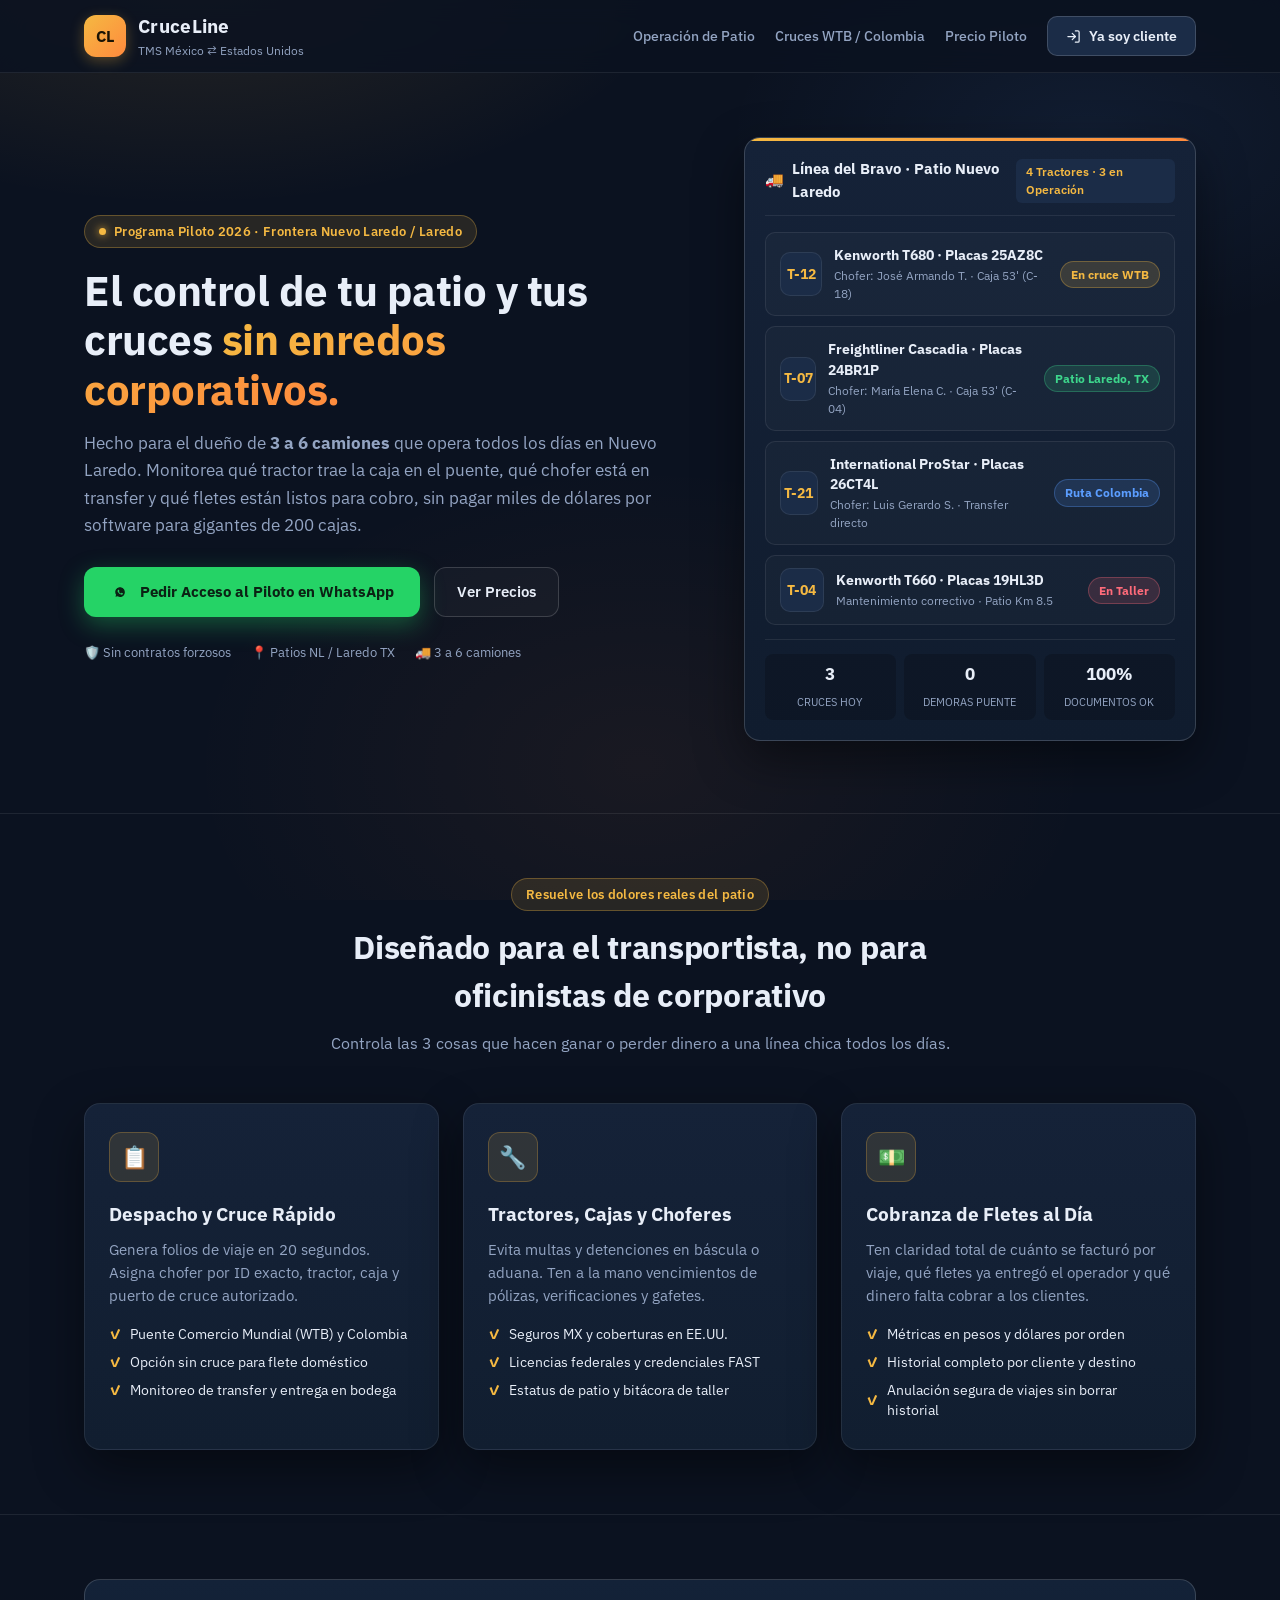
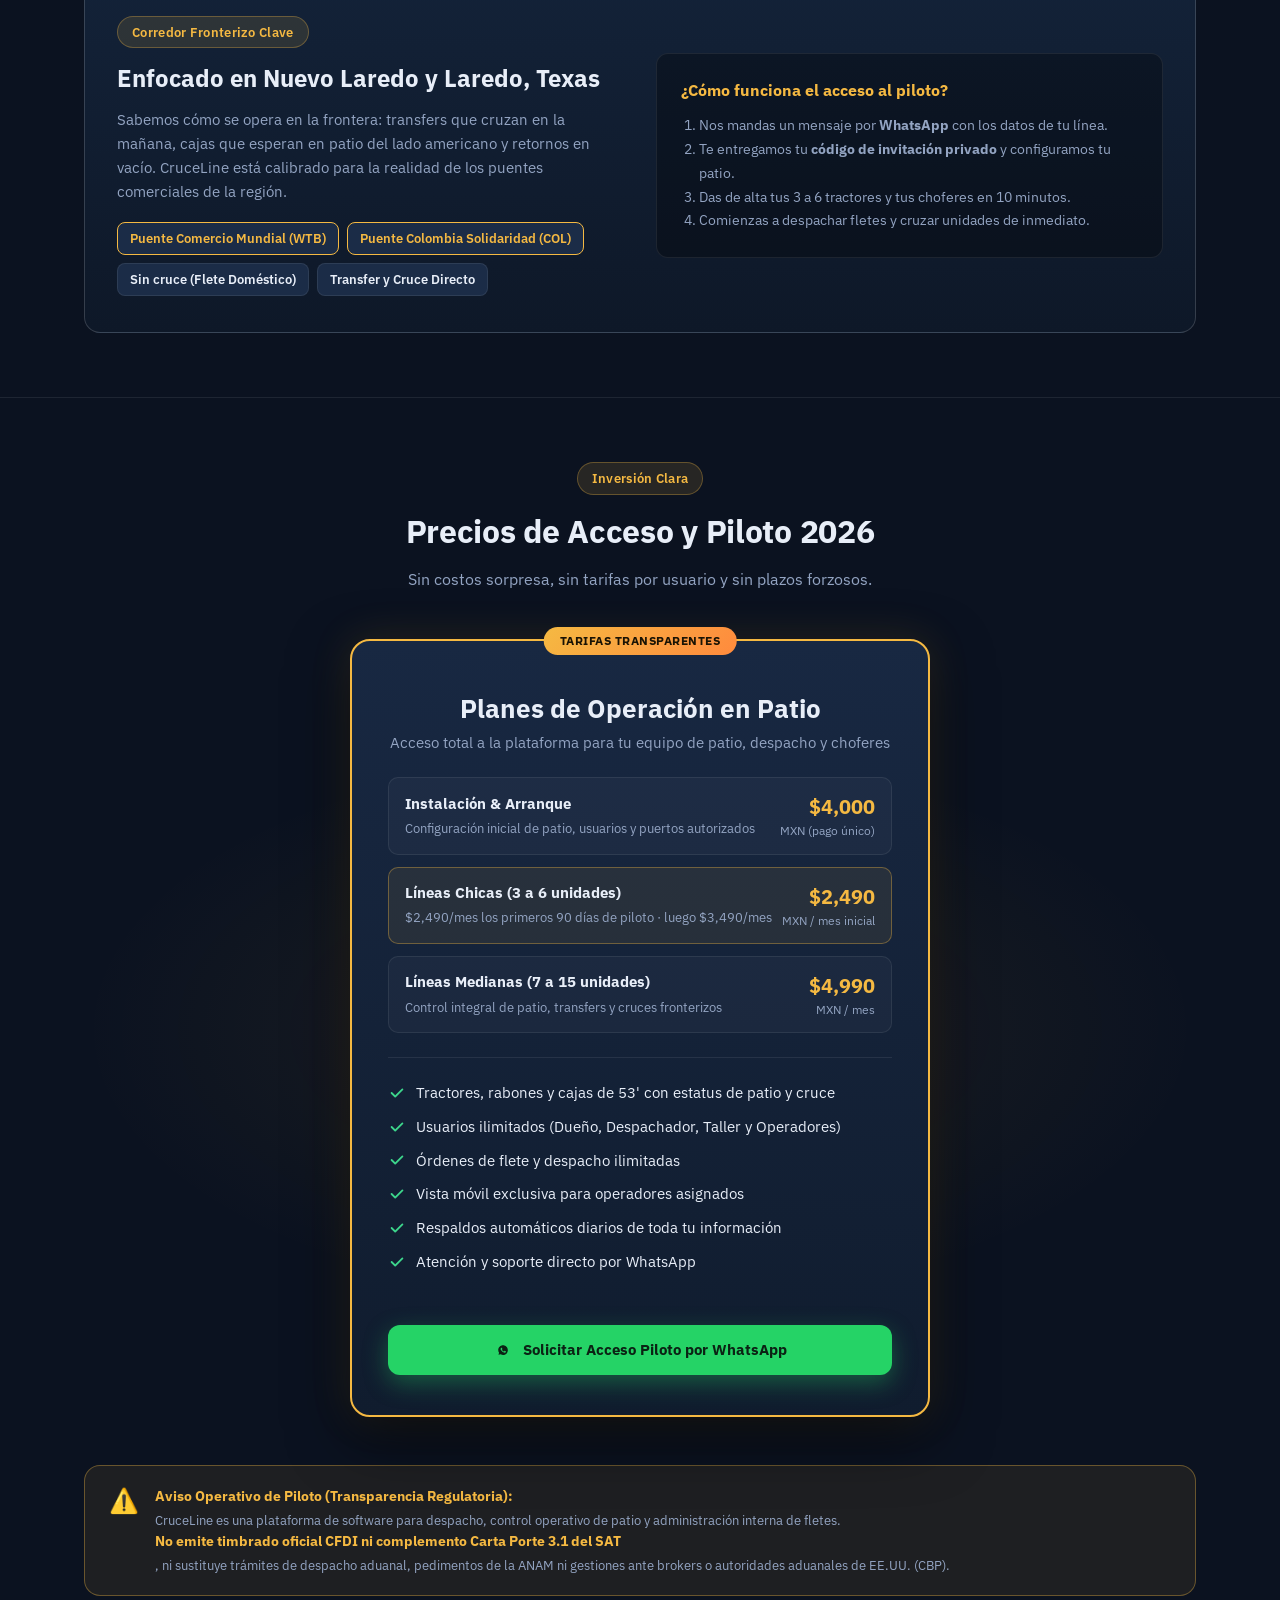
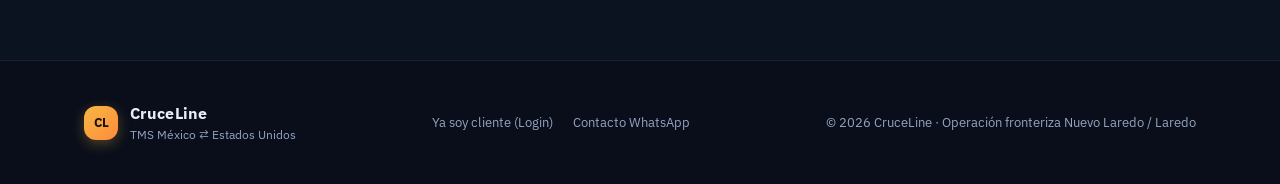
<file: static/landing.html>
<!DOCTYPE html>
<html lang="es">
<head>
  <meta charset="UTF-8" />
  <meta name="viewport" content="width=device-width, initial-scale=1.0" />
  <title>CruceLine · Control de Despacho y Cruces para Líneas de 3 a 6 Trailers</title>
  <meta name="description" content="TMS ligero diseñado para el dueño de 3 a 6 camiones en Nuevo Laredo y Laredo, Texas. Control de patio, cruces por Comercio Mundial y Colombia, choferes y cobranza sin enredos corporativos." />
  <link rel="preconnect" href="https://fonts.googleapis.com">
  <link rel="preconnect" href="https://fonts.gstatic.com" crossorigin>
  <link href="https://fonts.googleapis.com/css2?family=IBM+Plex+Sans:wght@400;500;600;700;800&display=swap" rel="stylesheet">
  <link rel="stylesheet" href="/static/css/landing.css" />
</head>
<body>

  <!-- Navegación Superior -->
  <header class="header">
    <div class="container">
      <nav class="nav">
        <div class="brand">
          <div class="logo">CL</div>
          <div class="brand-text">
            <h1>CruceLine</h1>
            <p>TMS México ⇄ Estados Unidos</p>
          </div>
        </div>

        <div class="nav-links">
          <a href="#control" class="nav-link">Operación de Patio</a>
          <a href="#cruces" class="nav-link">Cruces WTB / Colombia</a>
          <a href="#precio" class="nav-link">Precio Piloto</a>
          <a href="/" class="btn-client">
            <svg width="15" height="15" viewBox="0 0 24 24" fill="none" stroke="currentColor" stroke-width="2" stroke-linecap="round" stroke-linejoin="round">
              <path d="M15 3h4a2 2 0 0 1 2 2v14a2 2 0 0 1-2 2h-4"></path>
              <polyline points="10 17 15 12 10 7"></polyline>
              <line x1="15" y1="12" x2="3" y2="12"></line>
            </svg>
            Ya soy cliente
          </a>
        </div>
      </nav>
    </div>
  </header>

  <!-- Hero Section -->
  <section class="hero">
    <div class="container">
      <div class="hero-grid">
        
        <!-- Contenido Hero -->
        <div class="hero-content">
          <div class="pill">
            <span class="pill-dot"></span>
            <span>Programa Piloto 2026 · Frontera Nuevo Laredo / Laredo</span>
          </div>

          <h2>El control de tu patio y tus cruces <span class="highlight">sin enredos corporativos.</span></h2>

          <p class="hero-subtitle">
            Hecho para el dueño de <strong>3 a 6 camiones</strong> que opera todos los días en Nuevo Laredo. 
            Monitorea qué tractor trae la caja en el puente, qué chofer está en transfer y qué fletes están listos para cobro, 
            sin pagar miles de dólares por software para gigantes de 200 cajas.
          </p>

          <div class="hero-actions">
            <a href="https://wa.me/52XXXXXXXXXX?text=Hola%20CruceLine,%20tengo%20una%20l%C3%ADnea%20de%20transporte%20en%20Nuevo%20Laredo%20y%20me%20gustar%C3%ADa%20probar%20el%20piloto." target="_blank" rel="noopener noreferrer" class="btn-whatsapp">
              <svg viewBox="0 0 24 24">
                <path d="M12.031 6.172c-3.181 0-5.767 2.586-5.768 5.766-.001 1.298.38 2.27 1.019 3.287l-.711 2.598 2.664-.698c.974.532 1.839.814 2.802.814 3.182 0 5.768-2.587 5.769-5.766.001-3.182-2.585-5.769-5.768-5.769zm3.394 8.16c-.144.405-.837.774-1.17.824-.312.045-.634.072-1.854-.436-1.558-.648-2.55-2.228-2.628-2.332-.078-.104-.633-.843-.633-1.608 0-.765.399-1.141.541-1.296.142-.155.31-.194.414-.194.103 0 .207.001.298.006.096.005.225-.036.35.267.13.315.445 1.087.484 1.166.039.078.065.17.013.273-.052.104-.078.169-.155.26-.078.091-.164.202-.234.271-.078.078-.16.163-.069.319.091.156.403.666.865 1.077.595.53 1.096.695 1.252.773.155.078.247.065.337-.039.091-.104.389-.454.492-.61.104-.155.207-.13.35-.078.143.052.908.428 1.063.506.156.078.26.117.298.182.039.065.039.376-.105.781z"/>
              </svg>
              Pedir Acceso al Piloto en WhatsApp
            </a>

            <a href="#precio" class="btn-outline">
              Ver Precios
            </a>
          </div>

          <div class="hero-notes">
            <span>🛡️ Sin contratos forzosos</span>
            <span>📍 Patios NL / Laredo TX</span>
            <span>🚚 3 a 6 camiones</span>
          </div>
        </div>

        <!-- Visual Hero: Flota Real de 4 Tractores en Frontera -->
        <div class="fleet-card">
          <div class="fleet-header">
            <h3>
              <span>🚚</span>
              <span>Línea del Bravo · Patio Nuevo Laredo</span>
            </h3>
            <span class="fleet-summary-tag">4 Tractores · 3 en Operación</span>
          </div>

          <div class="fleet-list">
            
            <!-- Tractor 1 -->
            <div class="truck-item">
              <div class="truck-info">
                <div class="truck-code">T-12</div>
                <div class="truck-details">
                  <strong>Kenworth T680 · Placas 25AZ8C</strong>
                  <span>Chofer: José Armando T. · Caja 53' (C-18)</span>
                </div>
              </div>
              <span class="status-badge status-cruce">En cruce WTB</span>
            </div>

            <!-- Tractor 2 -->
            <div class="truck-item">
              <div class="truck-info">
                <div class="truck-code">T-07</div>
                <div class="truck-details">
                  <strong>Freightliner Cascadia · Placas 24BR1P</strong>
                  <span>Chofer: María Elena C. · Caja 53' (C-04)</span>
                </div>
              </div>
              <span class="status-badge status-disponible">Patio Laredo, TX</span>
            </div>

            <!-- Tractor 3 -->
            <div class="truck-item">
              <div class="truck-info">
                <div class="truck-code">T-21</div>
                <div class="truck-details">
                  <strong>International ProStar · Placas 26CT4L</strong>
                  <span>Chofer: Luis Gerardo S. · Transfer directo</span>
                </div>
              </div>
              <span class="status-badge status-ruta">Ruta Colombia</span>
            </div>

            <!-- Tractor 4 -->
            <div class="truck-item">
              <div class="truck-info">
                <div class="truck-code">T-04</div>
                <div class="truck-details">
                  <strong>Kenworth T660 · Placas 19HL3D</strong>
                  <span>Mantenimiento correctivo · Patio Km 8.5</span>
                </div>
              </div>
              <span class="status-badge status-taller">En Taller</span>
            </div>

          </div>

          <!-- Métricas del día -->
          <div class="fleet-stats">
            <div class="fleet-stat-box">
              <strong>3</strong>
              <span>Cruces Hoy</span>
            </div>
            <div class="fleet-stat-box">
              <strong>0</strong>
              <span>Demoras Puente</span>
            </div>
            <div class="fleet-stat-box">
              <strong>100%</strong>
              <span>Documentos OK</span>
            </div>
          </div>
        </div>

      </div>
    </div>
  </section>

  <!-- Pilares Operativos -->
  <section class="section" id="control">
    <div class="container">
      <div class="section-head">
        <div class="pill">
          <span>Resuelve los dolores reales del patio</span>
        </div>
        <h2>Diseñado para el transportista, no para oficinistas de corporativo</h2>
        <p>Controla las 3 cosas que hacen ganar o perder dinero a una línea chica todos los días.</p>
      </div>

      <div class="pillars-grid">
        
        <!-- Pilar 1 -->
        <div class="pillar-card">
          <div class="pillar-icon">📋</div>
          <h3>Despacho y Cruce Rápido</h3>
          <p>Genera folios de viaje en 20 segundos. Asigna chofer por ID exacto, tractor, caja y puerto de cruce autorizado.</p>
          <ul class="pillar-list">
            <li>Puente Comercio Mundial (WTB) y Colombia</li>
            <li>Opción sin cruce para flete doméstico</li>
            <li>Monitoreo de transfer y entrega en bodega</li>
          </ul>
        </div>

        <!-- Pilar 2 -->
        <div class="pillar-card">
          <div class="pillar-icon">🔧</div>
          <h3>Tractores, Cajas y Choferes</h3>
          <p>Evita multas y detenciones en báscula o aduana. Ten a la mano vencimientos de pólizas, verificaciones y gafetes.</p>
          <ul class="pillar-list">
            <li>Seguros MX y coberturas en EE.UU.</li>
            <li>Licencias federales y credenciales FAST</li>
            <li>Estatus de patio y bitácora de taller</li>
          </ul>
        </div>

        <!-- Pilar 3 -->
        <div class="pillar-card">
          <div class="pillar-icon">💵</div>
          <h3>Cobranza de Fletes al Día</h3>
          <p>Ten claridad total de cuánto se facturó por viaje, qué fletes ya entregó el operador y qué dinero falta cobrar a los clientes.</p>
          <ul class="pillar-list">
            <li>Métricas en pesos y dólares por orden</li>
            <li>Historial completo por cliente y destino</li>
            <li>Anulación segura de viajes sin borrar historial</li>
          </ul>
        </div>

      </div>
    </div>
  </section>

  <!-- Enfoque Regional Nuevo Laredo / Laredo -->
  <section class="section" id="cruces">
    <div class="container">
      <div class="ports-box">
        <div class="ports-info">
          <div class="pill" style="margin-bottom:12px">
            <span>Corredor Fronterizo Clave</span>
          </div>
          <h3>Enfocado en Nuevo Laredo y Laredo, Texas</h3>
          <p>
            Sabemos cómo se opera en la frontera: transfers que cruzan en la mañana, cajas que esperan en patio del lado americano y retornos en vacío. 
            CruceLine está calibrado para la realidad de los puentes comerciales de la región.
          </p>
          <div class="port-tags">
            <span class="port-tag primary">Puente Comercio Mundial (WTB)</span>
            <span class="port-tag primary">Puente Colombia Solidaridad (COL)</span>
            <span class="port-tag">Sin cruce (Flete Doméstico)</span>
            <span class="port-tag">Transfer y Cruce Directo</span>
          </div>
        </div>

        <div style="background:rgba(0,0,0,0.3); border:1px solid var(--line); border-radius:12px; padding:24px;">
          <h4 style="margin:0 0 12px; font-size:16px; color:var(--accent);">¿Cómo funciona el acceso al piloto?</h4>
          <ol style="margin:0; padding-left:18px; color:var(--muted); font-size:14px; line-height:1.7;">
            <li>Nos mandas un mensaje por <strong>WhatsApp</strong> con los datos de tu línea.</li>
            <li>Te entregamos tu <strong>código de invitación privado</strong> y configuramos tu patio.</li>
            <li>Das de alta tus 3 a 6 tractores y tus choferes en 10 minutos.</li>
            <li>Comienzas a despachar fletes y cruzar unidades de inmediato.</li>
          </ol>
        </div>
      </div>
    </div>
  </section>

  <!-- Precio Piloto Transparente -->
  <section class="section pricing-section" id="precio">
    <div class="container">
      <div class="section-head">
        <div class="pill">
          <span>Inversión Clara</span>
        </div>
        <h2>Precios de Acceso y Piloto 2026</h2>
        <p>Sin costos sorpresa, sin tarifas por usuario y sin plazos forzosos.</p>
      </div>

      <div class="pricing-card">
        <div class="pricing-badge">Tarifas Transparentes</div>
        
        <div class="pricing-header">
          <h3>Planes de Operación en Patio</h3>
          <p>Acceso total a la plataforma para tu equipo de patio, despacho y choferes</p>
        </div>

        <!-- Tiers de Precio -->
        <div class="pricing-tiers">
          
          <div class="pricing-tier-row">
            <div class="pricing-tier-info">
              <strong>Instalación & Arranque</strong>
              <span>Configuración inicial de patio, usuarios y puertos autorizados</span>
            </div>
            <div class="pricing-tier-price">
              <span class="amount">$4,000</span>
              <span class="period">MXN (pago único)</span>
            </div>
          </div>

          <div class="pricing-tier-row featured">
            <div class="pricing-tier-info">
              <strong>Líneas Chicas (3 a 6 unidades)</strong>
              <span>$2,490/mes los primeros 90 días de piloto · luego $3,490/mes</span>
            </div>
            <div class="pricing-tier-price">
              <span class="amount">$2,490</span>
              <span class="period">MXN / mes inicial</span>
            </div>
          </div>

          <div class="pricing-tier-row">
            <div class="pricing-tier-info">
              <strong>Líneas Medianas (7 a 15 unidades)</strong>
              <span>Control integral de patio, transfers y cruces fronterizos</span>
            </div>
            <div class="pricing-tier-price">
              <span class="amount">$4,990</span>
              <span class="period">MXN / mes</span>
            </div>
          </div>

        </div>

        <div class="pricing-features">
          <div class="pricing-feature">
            <svg viewBox="0 0 20 20"><path d="M16.707 5.293a1 1 0 010 1.414l-8 8a1 1 0 01-1.414 0l-4-4a1 1 0 011.414-1.414L8 12.586l7.293-7.293a1 1 0 011.414 0z"/></svg>
            <span>Tractores, rabones y cajas de 53' con estatus de patio y cruce</span>
          </div>
          <div class="pricing-feature">
            <svg viewBox="0 0 20 20"><path d="M16.707 5.293a1 1 0 010 1.414l-8 8a1 1 0 01-1.414 0l-4-4a1 1 0 011.414-1.414L8 12.586l7.293-7.293a1 1 0 011.414 0z"/></svg>
            <span>Usuarios ilimitados (Dueño, Despachador, Taller y Operadores)</span>
          </div>
          <div class="pricing-feature">
            <svg viewBox="0 0 20 20"><path d="M16.707 5.293a1 1 0 010 1.414l-8 8a1 1 0 01-1.414 0l-4-4a1 1 0 011.414-1.414L8 12.586l7.293-7.293a1 1 0 011.414 0z"/></svg>
            <span>Órdenes de flete y despacho ilimitadas</span>
          </div>
          <div class="pricing-feature">
            <svg viewBox="0 0 20 20"><path d="M16.707 5.293a1 1 0 010 1.414l-8 8a1 1 0 01-1.414 0l-4-4a1 1 0 011.414-1.414L8 12.586l7.293-7.293a1 1 0 011.414 0z"/></svg>
            <span>Vista móvil exclusiva para operadores asignados</span>
          </div>
          <div class="pricing-feature">
            <svg viewBox="0 0 20 20"><path d="M16.707 5.293a1 1 0 010 1.414l-8 8a1 1 0 01-1.414 0l-4-4a1 1 0 011.414-1.414L8 12.586l7.293-7.293a1 1 0 011.414 0z"/></svg>
            <span>Respaldos automáticos diarios de toda tu información</span>
          </div>
          <div class="pricing-feature">
            <svg viewBox="0 0 20 20"><path d="M16.707 5.293a1 1 0 010 1.414l-8 8a1 1 0 01-1.414 0l-4-4a1 1 0 011.414-1.414L8 12.586l7.293-7.293a1 1 0 011.414 0z"/></svg>
            <span>Atención y soporte directo por WhatsApp</span>
          </div>
        </div>

        <a href="https://wa.me/52XXXXXXXXXX?text=Hola%20CruceLine,%20quiero%20solicitar%20el%20acceso%20piloto%20para%20mi%20l%C3%ADnea%20en%20Nuevo%20Laredo." target="_blank" rel="noopener noreferrer" class="btn-whatsapp" style="width:100%">
          <svg viewBox="0 0 24 24">
            <path d="M12.031 6.172c-3.181 0-5.767 2.586-5.768 5.766-.001 1.298.38 2.27 1.019 3.287l-.711 2.598 2.664-.698c.974.532 1.839.814 2.802.814 3.182 0 5.768-2.587 5.769-5.766.001-3.182-2.585-5.769-5.768-5.769zm3.394 8.16c-.144.405-.837.774-1.17.824-.312.045-.634.072-1.854-.436-1.558-.648-2.55-2.228-2.628-2.332-.078-.104-.633-.843-.633-1.608 0-.765.399-1.141.541-1.296.142-.155.31-.194.414-.194.103 0 .207.001.298.006.096.005.225-.036.35.267.13.315.445 1.087.484 1.166.039.078.065.17.013.273-.052.104-.078.169-.155.26-.078.091-.164.202-.234.271-.078.078-.16.163-.069.319.091.156.403.666.865 1.077.595.53 1.096.695 1.252.773.155.078.247.065.337-.039.091-.104.389-.454.492-.61.104-.155.207-.13.35-.078.143.052.908.428 1.063.506.156.078.26.117.298.182.039.065.039.376-.105.781z"/>
          </svg>
          Solicitar Acceso Piloto por WhatsApp
        </a>
      </div>

      <!-- Aviso Regulatorio SAT / Operativo -->
      <div class="disclaimer-banner">
        <div class="disclaimer-icon">⚠️</div>
        <div class="disclaimer-text">
          <strong>Aviso Operativo de Piloto (Transparencia Regulatoria):</strong>
          <p>
            CruceLine es una plataforma de software para despacho, control operativo de patio y administración interna de fletes. 
            <strong>No emite timbrado oficial CFDI ni complemento Carta Porte 3.1 del SAT</strong>, ni sustituye trámites de despacho aduanal, pedimentos de la ANAM ni gestiones ante brokers o autoridades aduanales de EE.UU. (CBP).
          </p>
        </div>
      </div>

    </div>
  </section>

  <!-- Footer -->
  <footer class="footer">
    <div class="container">
      <div class="footer-content">
        <div class="brand">
          <div class="logo" style="width:34px; height:34px; font-size:13px;">CL</div>
          <div class="brand-text">
            <h1 style="font-size:16px;">CruceLine</h1>
            <p>TMS México ⇄ Estados Unidos</p>
          </div>
        </div>

        <div class="footer-links">
          <a href="/">Ya soy cliente (Login)</a>
          <a href="https://wa.me/52XXXXXXXXXX?text=Hola%20CruceLine,%20tengo%20una%20duda%20sobre%20la%20plataforma." target="_blank" rel="noopener noreferrer">Contacto WhatsApp</a>
        </div>

        <div>
          <span>&copy; 2026 CruceLine · Operación fronteriza Nuevo Laredo / Laredo</span>
        </div>
      </div>
    </div>
  </footer>

</body>
</html>
</file>
<file: static/css/landing.css>
/* CruceLine Landing Page Styles - Estilo oscuro/ámbar nativo */
:root {
  --bg: #0b1220;
  --bg-2: #101a2e;
  --panel: #152238;
  --panel-2: #1b2c47;
  --line: rgba(255, 255, 255, 0.08);
  --line-strong: rgba(255, 255, 255, 0.16);
  --text: #e8eef8;
  --muted: #93a4c2;
  --accent: #f5b942;
  --accent-2: #ff8a3d;
  --accent-glow: rgba(245, 185, 66, 0.15);
  --ok: #3dd68c;
  --warn: #f5b942;
  --bad: #ff6b7a;
  --info: #5b9dff;
  --shadow: 0 18px 50px rgba(0, 0, 0, 0.45);
  --radius: 16px;
  --radius-sm: 10px;
}

* {
  box-sizing: border-box;
}

html, body {
  margin: 0;
  padding: 0;
  font-family: "IBM Plex Sans", -apple-system, BlinkMacSystemFont, "Segoe UI", Roboto, sans-serif;
  background-color: var(--bg);
  background-image: 
    radial-gradient(1000px 500px at 15% -5%, rgba(245, 185, 66, 0.12), transparent 50%),
    radial-gradient(800px 450px at 85% 15%, rgba(91, 157, 255, 0.08), transparent 45%),
    radial-gradient(900px 600px at 50% 85%, rgba(255, 138, 61, 0.06), transparent 50%);
  background-attachment: fixed;
  color: var(--text);
  line-height: 1.5;
  -webkit-font-smoothing: antialiased;
}

a {
  color: inherit;
  text-decoration: none;
}

.container {
  width: 100%;
  max-width: 1160px;
  margin: 0 auto;
  padding: 0 24px;
}

/* Header & Nav */
.header {
  position: sticky;
  top: 0;
  z-index: 100;
  background: rgba(11, 18, 32, 0.85);
  backdrop-filter: blur(12px);
  -webkit-backdrop-filter: blur(12px);
  border-bottom: 1px solid var(--line);
}

.nav {
  display: flex;
  align-items: center;
  justify-content: space-between;
  height: 72px;
}

.brand {
  display: flex;
  align-items: center;
  gap: 12px;
}

.brand .logo {
  width: 42px;
  height: 42px;
  border-radius: 12px;
  background: linear-gradient(135deg, var(--accent), var(--accent-2));
  display: grid;
  place-items: center;
  font-weight: 800;
  font-size: 16px;
  color: #1a1304;
  box-shadow: 0 4px 14px rgba(245, 185, 66, 0.3);
}

.brand-text h1 {
  margin: 0;
  font-size: 19px;
  font-weight: 700;
  letter-spacing: 0.3px;
  color: var(--text);
}

.brand-text p {
  margin: 1px 0 0;
  color: var(--muted);
  font-size: 12px;
}

.nav-links {
  display: flex;
  align-items: center;
  gap: 20px;
}

.nav-link {
  color: var(--muted);
  font-size: 14px;
  font-weight: 500;
  transition: color 0.2s;
}

.nav-link:hover {
  color: var(--text);
}

.btn-client {
  display: inline-flex;
  align-items: center;
  gap: 8px;
  background: var(--panel-2);
  color: var(--text);
  border: 1px solid var(--line-strong);
  padding: 9px 18px;
  border-radius: var(--radius-sm);
  font-size: 13.5px;
  font-weight: 600;
  transition: all 0.2s;
}

.btn-client:hover {
  background: #24395a;
  border-color: var(--accent);
  color: #fff;
}

/* Botones Principales */
.btn-whatsapp {
  display: inline-flex;
  align-items: center;
  justify-content: center;
  gap: 10px;
  background: #25D366;
  color: #0b2214;
  font-weight: 700;
  font-size: 15px;
  padding: 14px 26px;
  border-radius: 12px;
  box-shadow: 0 8px 24px rgba(37, 211, 102, 0.35);
  transition: transform 0.15s, box-shadow 0.15s;
}

.btn-whatsapp:hover {
  transform: translateY(-2px);
  box-shadow: 0 12px 30px rgba(37, 211, 102, 0.5);
  color: #05160c;
}

.btn-whatsapp svg {
  width: 20px;
  height: 20px;
  fill: currentColor;
}

.btn-outline {
  display: inline-flex;
  align-items: center;
  justify-content: center;
  padding: 13px 22px;
  border-radius: 12px;
  font-weight: 600;
  font-size: 14.5px;
  border: 1px solid var(--line-strong);
  background: rgba(255, 255, 255, 0.03);
  color: var(--text);
  transition: all 0.2s;
}

.btn-outline:hover {
  background: var(--panel-2);
  border-color: var(--muted);
}

/* Pill / Badges */
.pill {
  display: inline-flex;
  align-items: center;
  gap: 8px;
  background: rgba(245, 185, 66, 0.12);
  border: 1px solid rgba(245, 185, 66, 0.3);
  color: var(--accent);
  padding: 6px 14px;
  border-radius: 999px;
  font-size: 12.5px;
  font-weight: 600;
  letter-spacing: 0.3px;
}

.pill-dot {
  width: 7px;
  height: 7px;
  border-radius: 50%;
  background: var(--accent);
  box-shadow: 0 0 8px var(--accent);
}

/* Hero Section */
.hero {
  padding: 64px 0 72px;
}

.hero-grid {
  display: grid;
  grid-template-columns: 1.15fr 0.85fr;
  gap: 48px;
  align-items: center;
}

.hero-content h2 {
  font-size: 42px;
  line-height: 1.18;
  font-weight: 800;
  margin: 18px 0 16px;
  letter-spacing: -0.5px;
}

.hero-content h2 .highlight {
  background: linear-gradient(135deg, var(--accent), var(--accent-2));
  -webkit-background-clip: text;
  -webkit-text-fill-color: transparent;
}

.hero-subtitle {
  font-size: 17px;
  color: var(--muted);
  line-height: 1.6;
  margin: 0 0 28px;
}

.hero-actions {
  display: flex;
  flex-wrap: wrap;
  gap: 14px;
  align-items: center;
  margin-bottom: 26px;
}

.hero-notes {
  display: flex;
  gap: 20px;
  color: var(--muted);
  font-size: 13px;
}

.hero-notes span {
  display: inline-flex;
  align-items: center;
  gap: 6px;
}

/* Fleet Preview Card (Hero Visual) */
.fleet-card {
  background: linear-gradient(180deg, var(--panel), #101c2e);
  border: 1px solid var(--line-strong);
  border-radius: var(--radius);
  padding: 20px;
  box-shadow: var(--shadow);
  position: relative;
  overflow: hidden;
}

.fleet-card::before {
  content: "";
  position: absolute;
  top: 0;
  left: 0;
  right: 0;
  height: 3px;
  background: linear-gradient(90deg, var(--accent), var(--accent-2));
}

.fleet-header {
  display: flex;
  justify-content: space-between;
  align-items: center;
  margin-bottom: 16px;
  padding-bottom: 12px;
  border-bottom: 1px solid var(--line);
}

.fleet-header h3 {
  margin: 0;
  font-size: 15px;
  font-weight: 700;
  display: flex;
  align-items: center;
  gap: 8px;
}

.fleet-summary-tag {
  background: var(--panel-2);
  color: var(--accent);
  padding: 4px 10px;
  border-radius: 6px;
  font-size: 12px;
  font-weight: 600;
}

.fleet-list {
  display: flex;
  flex-direction: column;
  gap: 10px;
}

.truck-item {
  background: rgba(255, 255, 255, 0.025);
  border: 1px solid var(--line);
  border-radius: var(--radius-sm);
  padding: 12px 14px;
  display: flex;
  justify-content: space-between;
  align-items: center;
  gap: 12px;
}

.truck-info {
  display: flex;
  align-items: center;
  gap: 12px;
}

.truck-code {
  width: 44px;
  height: 44px;
  border-radius: 10px;
  background: var(--panel-2);
  border: 1px solid var(--line);
  display: grid;
  place-items: center;
  font-weight: 700;
  font-size: 14px;
  color: var(--accent);
}

.truck-details strong {
  display: block;
  font-size: 13.5px;
  margin-bottom: 2px;
}

.truck-details span {
  display: block;
  font-size: 12px;
  color: var(--muted);
}

.status-badge {
  display: inline-block;
  padding: 4px 10px;
  border-radius: 999px;
  font-size: 11.5px;
  font-weight: 700;
  white-space: nowrap;
}

.status-cruce {
  background: rgba(245, 185, 66, 0.15);
  color: var(--accent);
  border: 1px solid rgba(245, 185, 66, 0.3);
}

.status-disponible {
  background: rgba(61, 214, 140, 0.15);
  color: var(--ok);
  border: 1px solid rgba(61, 214, 140, 0.3);
}

.status-ruta {
  background: rgba(91, 157, 255, 0.15);
  color: var(--info);
  border: 1px solid rgba(91, 157, 255, 0.3);
}

.status-taller {
  background: rgba(255, 107, 122, 0.15);
  color: var(--bad);
  border: 1px solid rgba(255, 107, 122, 0.3);
}

.fleet-stats {
  display: grid;
  grid-template-columns: repeat(3, 1fr);
  gap: 8px;
  margin-top: 14px;
  padding-top: 14px;
  border-top: 1px solid var(--line);
  text-align: center;
}

.fleet-stat-box {
  background: rgba(0, 0, 0, 0.2);
  padding: 8px;
  border-radius: 8px;
}

.fleet-stat-box strong {
  display: block;
  font-size: 17px;
  color: var(--text);
}

.fleet-stat-box span {
  font-size: 11px;
  color: var(--muted);
  text-transform: uppercase;
}

/* Problem & Pillars Section */
.section {
  padding: 64px 0;
  border-top: 1px solid var(--line);
}

.section-head {
  text-align: center;
  max-width: 680px;
  margin: 0 auto 48px;
}

.section-head h2 {
  font-size: 32px;
  font-weight: 800;
  margin: 12px 0;
  letter-spacing: -0.3px;
}

.section-head p {
  color: var(--muted);
  font-size: 16px;
  margin: 0;
}

.pillars-grid {
  display: grid;
  grid-template-columns: repeat(3, 1fr);
  gap: 24px;
}

.pillar-card {
  background: linear-gradient(180deg, var(--panel), #111e30);
  border: 1px solid var(--line);
  border-radius: var(--radius);
  padding: 28px 24px;
  box-shadow: var(--shadow);
  transition: transform 0.2s, border-color 0.2s;
}

.pillar-card:hover {
  transform: translateY(-4px);
  border-color: rgba(245, 185, 66, 0.3);
}

.pillar-icon {
  width: 50px;
  height: 50px;
  border-radius: 12px;
  background: rgba(245, 185, 66, 0.12);
  border: 1px solid rgba(245, 185, 66, 0.25);
  display: grid;
  place-items: center;
  font-size: 22px;
  margin-bottom: 18px;
}

.pillar-card h3 {
  font-size: 19px;
  font-weight: 700;
  margin: 0 0 10px;
}

.pillar-card p {
  color: var(--muted);
  font-size: 14.5px;
  line-height: 1.6;
  margin: 0 0 16px;
}

.pillar-list {
  margin: 0;
  padding: 0;
  list-style: none;
  font-size: 13.5px;
  color: var(--text);
  display: flex;
  flex-direction: column;
  gap: 8px;
}

.pillar-list li {
  display: flex;
  align-items: center;
  gap: 8px;
}

.pillar-list li::before {
  content: "✓";
  color: var(--accent);
  font-weight: 700;
}

/* Ports Section */
.ports-box {
  background: linear-gradient(180deg, #132238, #0e1828);
  border: 1px solid var(--line-strong);
  border-radius: var(--radius);
  padding: 36px 32px;
  display: grid;
  grid-template-columns: 1fr 1fr;
  gap: 32px;
  align-items: center;
}

.ports-info h3 {
  font-size: 24px;
  margin: 0 0 12px;
}

.ports-info p {
  color: var(--muted);
  font-size: 15px;
  line-height: 1.6;
  margin: 0 0 18px;
}

.port-tags {
  display: flex;
  flex-wrap: wrap;
  gap: 8px;
}

.port-tag {
  background: var(--panel-2);
  border: 1px solid var(--line);
  padding: 6px 12px;
  border-radius: 8px;
  font-size: 12.5px;
  font-weight: 600;
}

.port-tag.primary {
  border-color: var(--accent);
  color: var(--accent);
}

/* Pricing Section */
.pricing-section {
  background: radial-gradient(800px 400px at 50% 50%, rgba(245, 185, 66, 0.08), transparent 70%);
}

.pricing-card {
  max-width: 580px;
  margin: 0 auto;
  background: linear-gradient(180deg, #182842, #101c2e);
  border: 2px solid var(--accent);
  border-radius: 20px;
  padding: 40px 36px;
  box-shadow: 0 20px 60px rgba(0, 0, 0, 0.6), 0 0 40px rgba(245, 185, 66, 0.15);
  text-align: center;
  position: relative;
}

.pricing-badge {
  position: absolute;
  top: -14px;
  left: 50%;
  transform: translateX(-50%);
  background: linear-gradient(135deg, var(--accent), var(--accent-2));
  color: #1a1304;
  padding: 5px 16px;
  border-radius: 999px;
  font-size: 12px;
  font-weight: 800;
  text-transform: uppercase;
  letter-spacing: 0.5px;
}

.pricing-header h3 {
  margin: 8px 0 4px;
  font-size: 26px;
  font-weight: 800;
}

.pricing-header p {
  color: var(--muted);
  font-size: 14.5px;
  margin: 0 0 24px;
}

.pricing-amount {
  display: flex;
  align-items: baseline;
  justify-content: center;
  gap: 6px;
  margin-bottom: 8px;
}

.pricing-currency {
  font-size: 28px;
  font-weight: 700;
  color: var(--text);
}

.pricing-number {
  font-size: 54px;
  font-weight: 800;
  color: #fff;
  line-height: 1;
}

.pricing-period {
  color: var(--muted);
  font-size: 15px;
}

.pricing-terms {
  color: var(--accent);
  font-size: 13.5px;
  font-weight: 600;
  margin-bottom: 28px;
}

.pricing-tiers {
  display: flex;
  flex-direction: column;
  gap: 12px;
  margin-bottom: 24px;
}

.pricing-tier-row {
  background: rgba(255, 255, 255, 0.03);
  border: 1px solid var(--line);
  border-radius: var(--radius-sm);
  padding: 14px 16px;
  display: flex;
  justify-content: space-between;
  align-items: center;
  text-align: left;
}

.pricing-tier-row.featured {
  background: rgba(245, 185, 66, 0.08);
  border-color: rgba(245, 185, 66, 0.35);
}

.pricing-tier-info strong {
  display: block;
  font-size: 15px;
  color: var(--text);
}

.pricing-tier-info span {
  font-size: 12.5px;
  color: var(--muted);
}

.pricing-tier-price {
  text-align: right;
}

.pricing-tier-price .amount {
  font-size: 20px;
  font-weight: 800;
  color: var(--accent);
}

.pricing-tier-price .period {
  display: block;
  font-size: 11.5px;
  color: var(--muted);
}

.pricing-features {
  text-align: left;
  border-top: 1px solid var(--line);
  padding: 24px 0;
  margin-bottom: 28px;
  display: flex;
  flex-direction: column;
  gap: 12px;
  font-size: 14.5px;
}

.pricing-feature {
  display: flex;
  align-items: center;
  gap: 10px;
}

.pricing-feature svg {
  width: 18px;
  height: 18px;
  fill: var(--ok);
  flex-shrink: 0;
}

/* SAT Disclaimer Notice Banner */
.disclaimer-banner {
  background: rgba(245, 185, 66, 0.08);
  border: 1px solid rgba(245, 185, 66, 0.35);
  border-radius: var(--radius);
  padding: 20px 24px;
  margin: 48px auto 0;
  display: flex;
  gap: 16px;
  align-items: flex-start;
}

.disclaimer-icon {
  font-size: 24px;
  flex-shrink: 0;
  line-height: 1;
  margin-top: 2px;
}

.disclaimer-text strong {
  display: block;
  font-size: 14px;
  color: var(--accent);
  margin-bottom: 4px;
}

.disclaimer-text p {
  margin: 0;
  font-size: 13px;
  color: var(--muted);
  line-height: 1.5;
}

/* Footer */
.footer {
  border-top: 1px solid var(--line);
  padding: 40px 0;
  background: #090e1a;
  color: var(--muted);
  font-size: 13px;
}

.footer-content {
  display: flex;
  justify-content: space-between;
  align-items: center;
  flex-wrap: wrap;
  gap: 20px;
}

.footer-links {
  display: flex;
  gap: 20px;
}

.footer-links a:hover {
  color: var(--text);
}

/* Responsive */
@media (max-width: 900px) {
  .hero-grid {
    grid-template-columns: 1fr;
    gap: 36px;
  }
  .pillars-grid {
    grid-template-columns: 1fr;
  }
  .ports-box {
    grid-template-columns: 1fr;
  }
  .hero-content h2 {
    font-size: 32px;
  }
}

@media (max-width: 600px) {
  .nav-links .nav-link {
    display: none;
  }
  .hero-actions {
    flex-direction: column;
    width: 100%;
  }
  .btn-whatsapp, .btn-outline {
    width: 100%;
  }
  .pricing-card {
    padding: 32px 20px;
  }
}
</file>
